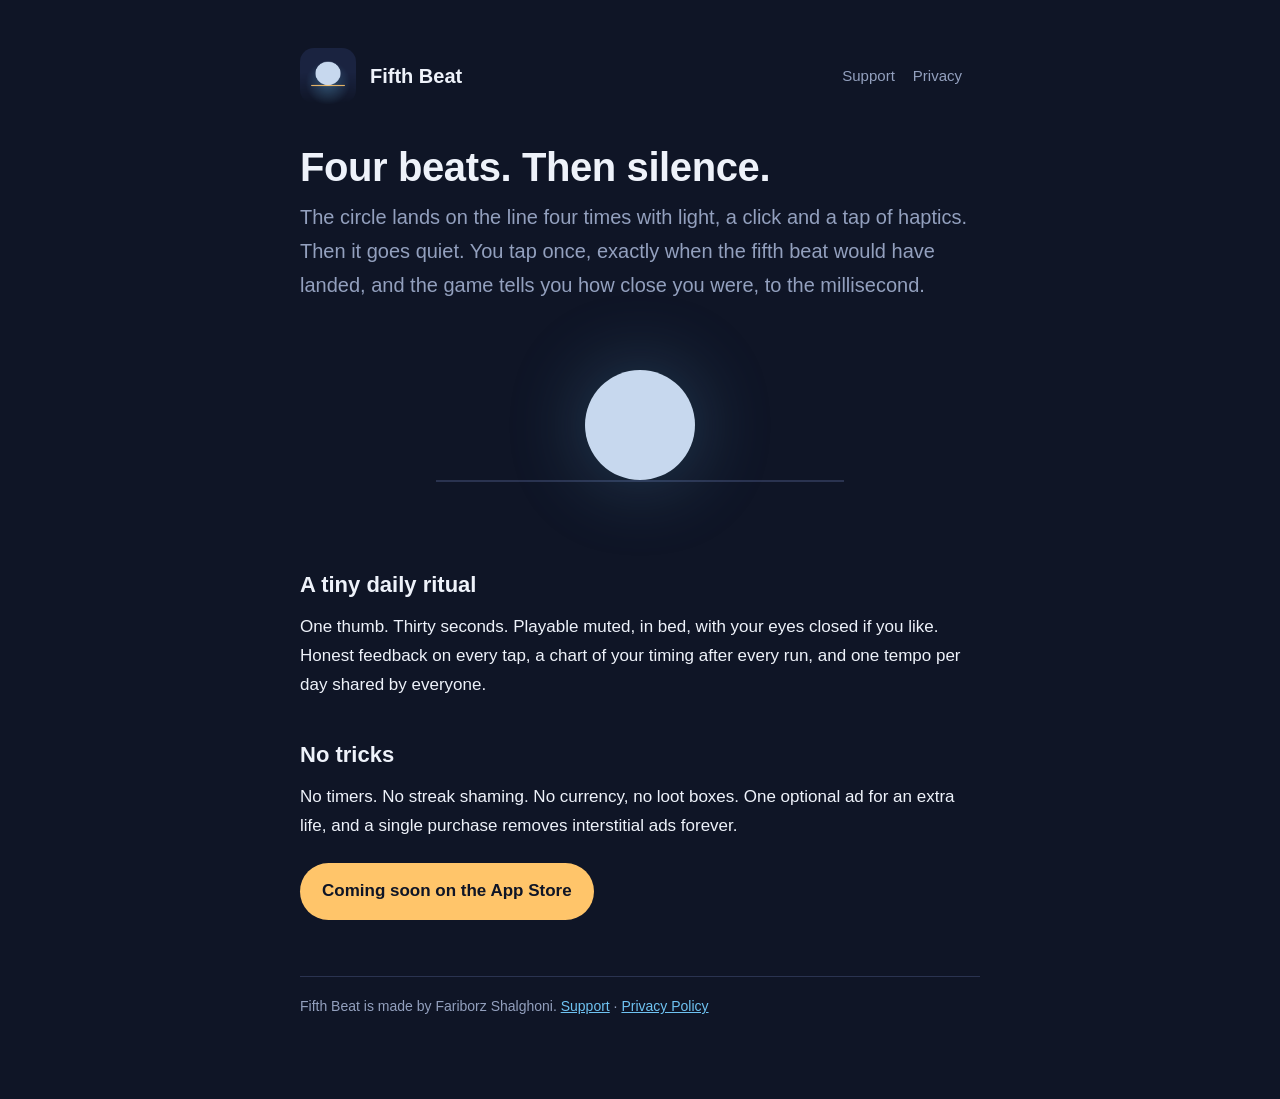
<file: index.html>
<!doctype html><html lang="en"><head><meta charset="utf-8"><meta name="viewport" content="width=device-width,initial-scale=1"><title>Fifth Beat</title><meta name="description" content="Four beats, then silence. Tap when the fifth beat would land. A one finger timing game for iPhone."><link rel="stylesheet" href="style.css"><link rel="icon" href="icon.png"></head><body><div class="wrap">
<header><img src="icon.png" alt=""><b>Fifth Beat</b><nav style="margin-left:auto"><a href="support.html">Support</a><a href="privacy-policy.html">Privacy</a></nav></header>
<h1>Four beats. Then silence.</h1>
<p class="lead">The circle lands on the line four times with light, a click and a tap of haptics. Then it goes quiet. You tap once, exactly when the fifth beat would have landed, and the game tells you how close you were, to the millisecond.</p>
<div class="mark"><div class="floor"></div><div class="disc"></div></div>
<h2>A tiny daily ritual</h2>
<p>One thumb. Thirty seconds. Playable muted, in bed, with your eyes closed if you like. Honest feedback on every tap, a chart of your timing after every run, and one tempo per day shared by everyone.</p>
<h2>No tricks</h2>
<p>No timers. No streak shaming. No currency, no loot boxes. One optional ad for an extra life, and a single purchase removes interstitial ads forever.</p>
<p><a class="btn" href="#">Coming soon on the App Store</a></p>
<footer>Fifth Beat is made by Fariborz Shalghoni. <a href="support.html">Support</a> · <a href="privacy-policy.html">Privacy Policy</a></footer>
</div></body></html>
</file>
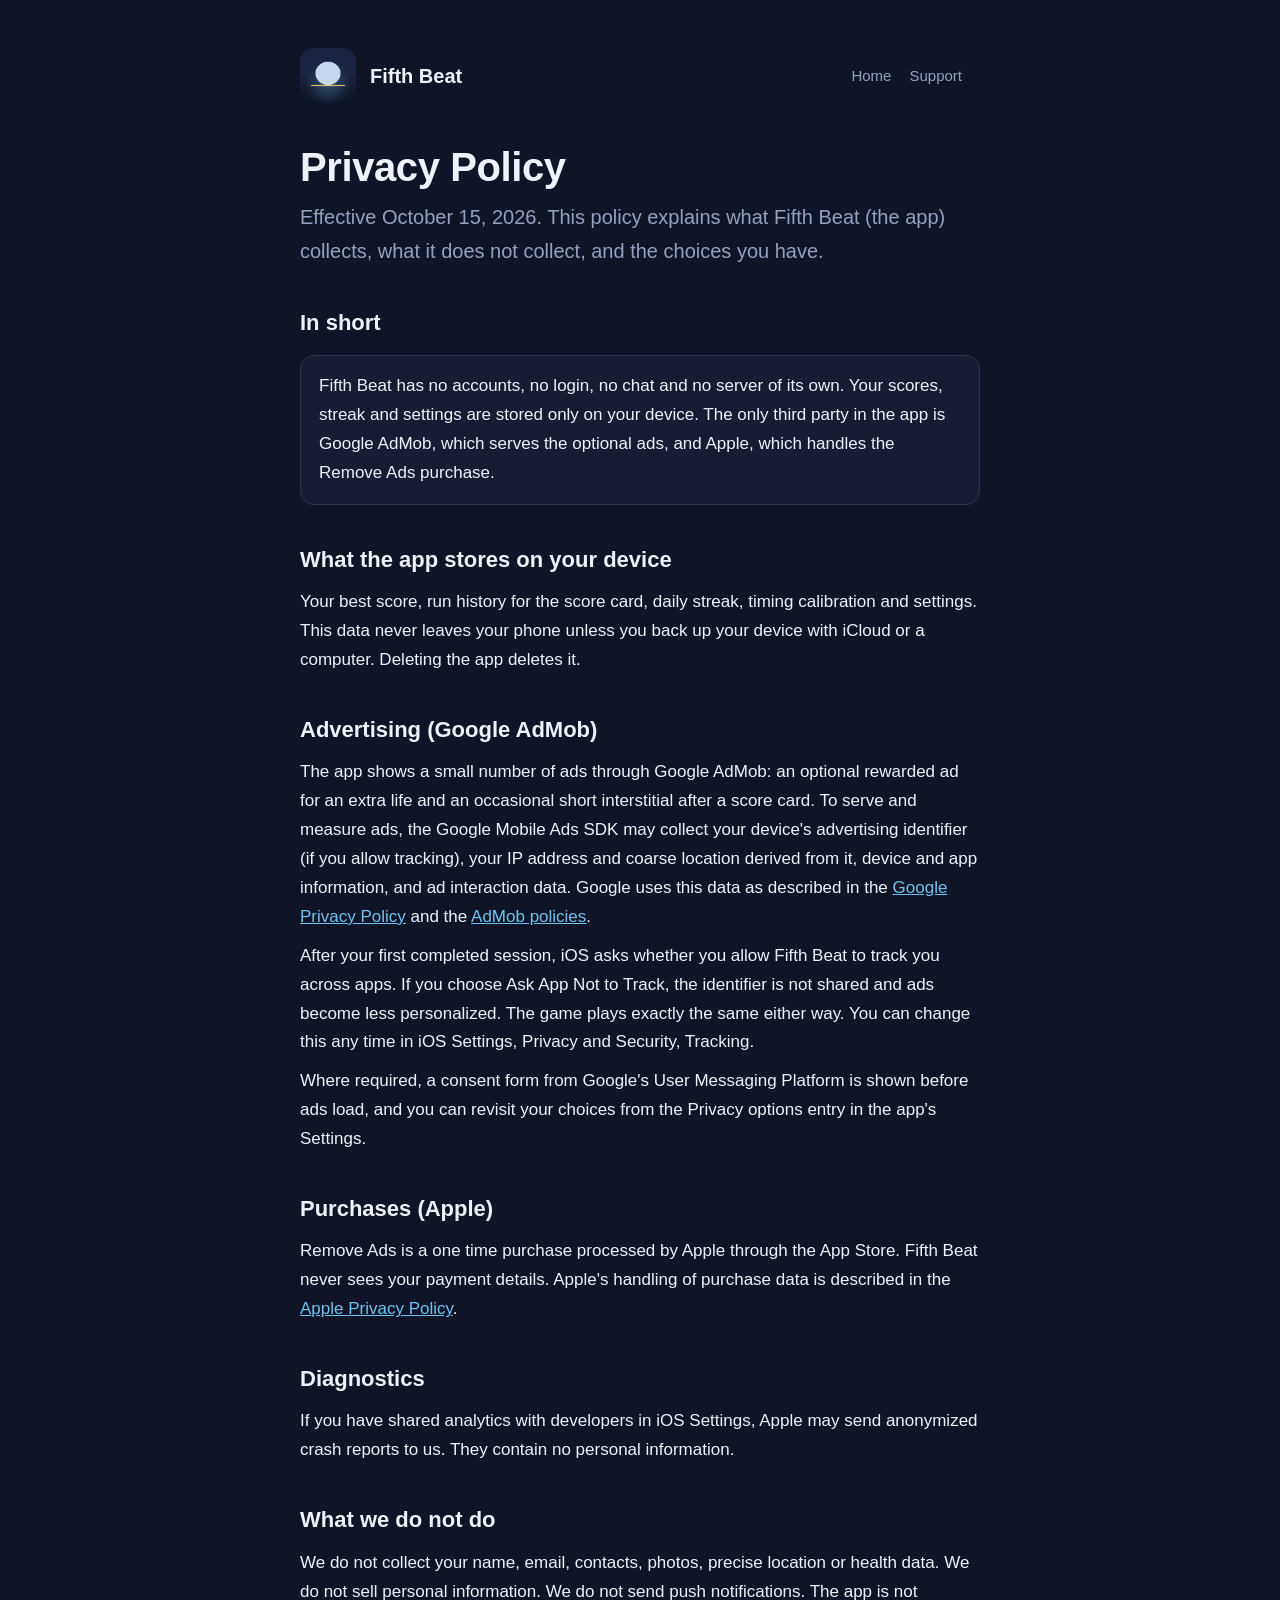
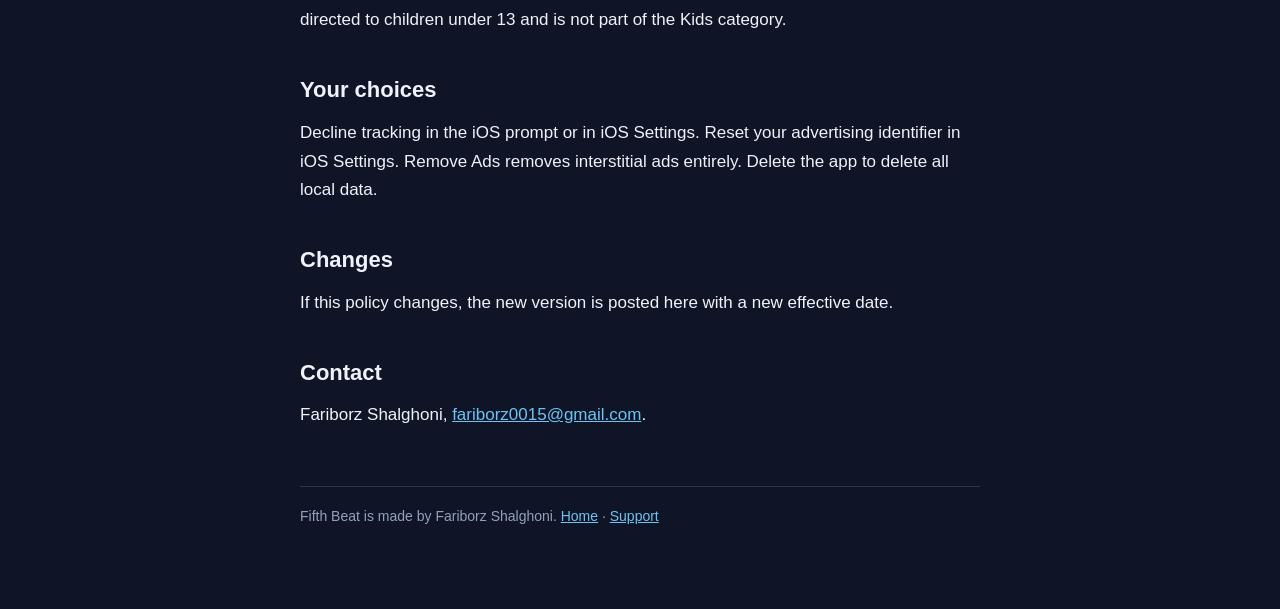
<file: privacy-policy.html>
<!doctype html><html lang="en"><head><meta charset="utf-8"><meta name="viewport" content="width=device-width,initial-scale=1"><title>Fifth Beat Privacy Policy</title><link rel="stylesheet" href="style.css"><link rel="icon" href="icon.png"></head><body><div class="wrap">
<header><img src="icon.png" alt=""><b>Fifth Beat</b><nav style="margin-left:auto"><a href="index.html">Home</a><a href="support.html">Support</a></nav></header>
<h1>Privacy Policy</h1>
<p class="lead">Effective October 15, 2026. This policy explains what Fifth Beat (the app) collects, what it does not collect, and the choices you have.</p>
<h2>In short</h2>
<div class="card">Fifth Beat has no accounts, no login, no chat and no server of its own. Your scores, streak and settings are stored only on your device. The only third party in the app is Google AdMob, which serves the optional ads, and Apple, which handles the Remove Ads purchase.</div>
<h2>What the app stores on your device</h2>
<p>Your best score, run history for the score card, daily streak, timing calibration and settings. This data never leaves your phone unless you back up your device with iCloud or a computer. Deleting the app deletes it.</p>
<h2>Advertising (Google AdMob)</h2>
<p>The app shows a small number of ads through Google AdMob: an optional rewarded ad for an extra life and an occasional short interstitial after a score card. To serve and measure ads, the Google Mobile Ads SDK may collect your device's advertising identifier (if you allow tracking), your IP address and coarse location derived from it, device and app information, and ad interaction data. Google uses this data as described in the <a href="https://policies.google.com/privacy">Google Privacy Policy</a> and the <a href="https://support.google.com/admob/answer/6128543">AdMob policies</a>.</p>
<p>After your first completed session, iOS asks whether you allow Fifth Beat to track you across apps. If you choose Ask App Not to Track, the identifier is not shared and ads become less personalized. The game plays exactly the same either way. You can change this any time in iOS Settings, Privacy and Security, Tracking.</p>
<p>Where required, a consent form from Google's User Messaging Platform is shown before ads load, and you can revisit your choices from the Privacy options entry in the app's Settings.</p>
<h2>Purchases (Apple)</h2>
<p>Remove Ads is a one time purchase processed by Apple through the App Store. Fifth Beat never sees your payment details. Apple's handling of purchase data is described in the <a href="https://www.apple.com/legal/privacy/">Apple Privacy Policy</a>.</p>
<h2>Diagnostics</h2>
<p>If you have shared analytics with developers in iOS Settings, Apple may send anonymized crash reports to us. They contain no personal information.</p>
<h2>What we do not do</h2>
<p>We do not collect your name, email, contacts, photos, precise location or health data. We do not sell personal information. We do not send push notifications. The app is not directed to children under 13 and is not part of the Kids category.</p>
<h2>Your choices</h2>
<p>Decline tracking in the iOS prompt or in iOS Settings. Reset your advertising identifier in iOS Settings. Remove Ads removes interstitial ads entirely. Delete the app to delete all local data.</p>
<h2>Changes</h2>
<p>If this policy changes, the new version is posted here with a new effective date.</p>
<h2>Contact</h2>
<p>Fariborz Shalghoni, <a href="mailto:fariborz0015@gmail.com?subject=Fifth%20Beat%20privacy">fariborz0015@gmail.com</a>.</p>
<footer>Fifth Beat is made by Fariborz Shalghoni. <a href="index.html">Home</a> · <a href="support.html">Support</a></footer>
</div></body></html>
</file>
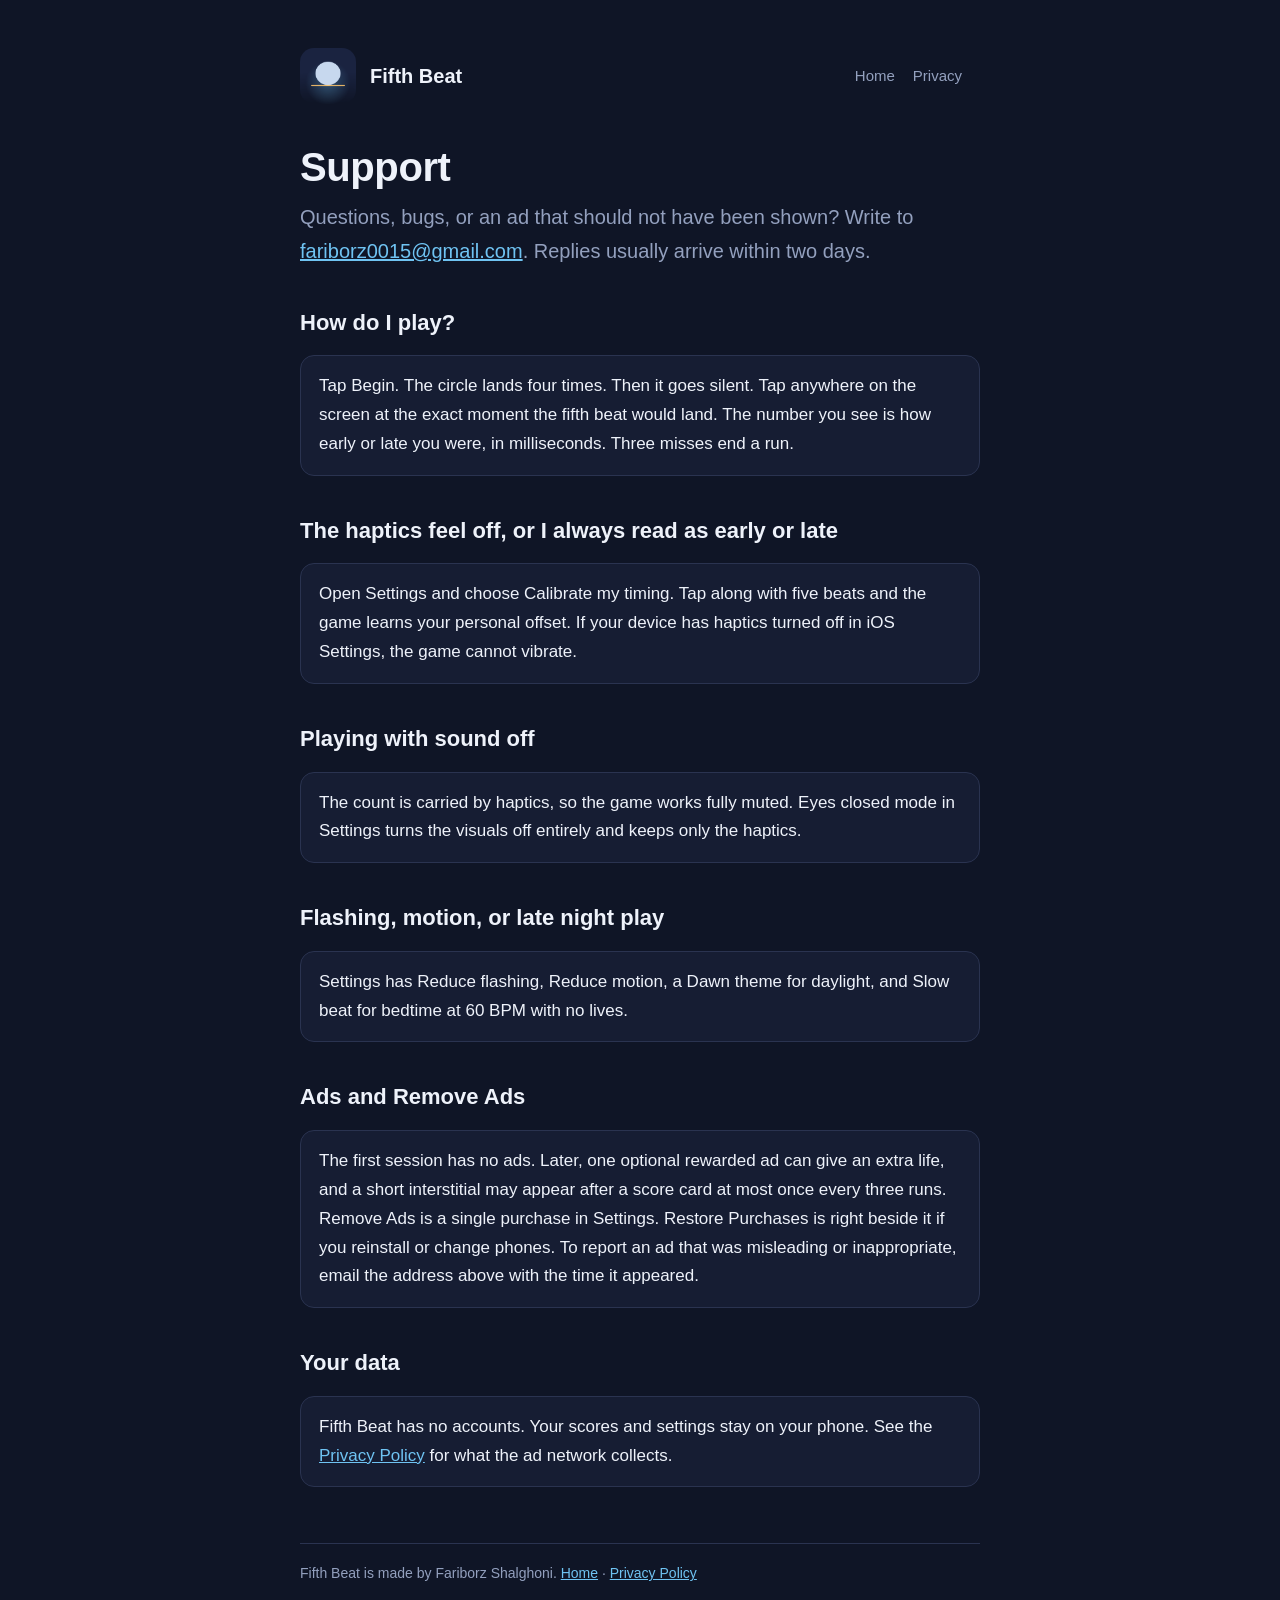
<file: support.html>
<!doctype html><html lang="en"><head><meta charset="utf-8"><meta name="viewport" content="width=device-width,initial-scale=1"><title>Fifth Beat Support</title><link rel="stylesheet" href="style.css"><link rel="icon" href="icon.png"></head><body><div class="wrap">
<header><img src="icon.png" alt=""><b>Fifth Beat</b><nav style="margin-left:auto"><a href="index.html">Home</a><a href="privacy-policy.html">Privacy</a></nav></header>
<h1>Support</h1>
<p class="lead">Questions, bugs, or an ad that should not have been shown? Write to <a href="mailto:fariborz0015@gmail.com?subject=Fifth%20Beat">fariborz0015@gmail.com</a>. Replies usually arrive within two days.</p>
<h2>How do I play?</h2>
<div class="card">Tap Begin. The circle lands four times. Then it goes silent. Tap anywhere on the screen at the exact moment the fifth beat would land. The number you see is how early or late you were, in milliseconds. Three misses end a run.</div>
<h2>The haptics feel off, or I always read as early or late</h2>
<div class="card">Open Settings and choose Calibrate my timing. Tap along with five beats and the game learns your personal offset. If your device has haptics turned off in iOS Settings, the game cannot vibrate.</div>
<h2>Playing with sound off</h2>
<div class="card">The count is carried by haptics, so the game works fully muted. Eyes closed mode in Settings turns the visuals off entirely and keeps only the haptics.</div>
<h2>Flashing, motion, or late night play</h2>
<div class="card">Settings has Reduce flashing, Reduce motion, a Dawn theme for daylight, and Slow beat for bedtime at 60 BPM with no lives.</div>
<h2>Ads and Remove Ads</h2>
<div class="card">The first session has no ads. Later, one optional rewarded ad can give an extra life, and a short interstitial may appear after a score card at most once every three runs. Remove Ads is a single purchase in Settings. Restore Purchases is right beside it if you reinstall or change phones. To report an ad that was misleading or inappropriate, email the address above with the time it appeared.</div>
<h2>Your data</h2>
<div class="card">Fifth Beat has no accounts. Your scores and settings stay on your phone. See the <a href="privacy-policy.html">Privacy Policy</a> for what the ad network collects.</div>
<footer>Fifth Beat is made by Fariborz Shalghoni. <a href="index.html">Home</a> · <a href="privacy-policy.html">Privacy Policy</a></footer>
</div></body></html>
</file>
<file: style.css>
:root{--bg:#0F1526;--bg2:#161D33;--line:#2A3350;--fg:#EEF2FA;--fg2:#93A0BE;--disc:#C7D8EE;--ember:#FFC56A;--signal:#6FC3F2}
*{box-sizing:border-box}body{margin:0;background:var(--bg);color:var(--fg);font:17px/1.7 -apple-system,BlinkMacSystemFont,"SF Pro Rounded","Segoe UI",Roboto,sans-serif}
.wrap{max-width:720px;margin:0 auto;padding:48px 20px 80px}
header{display:flex;align-items:center;gap:14px;margin-bottom:40px}header img{width:56px;height:56px;border-radius:14px}
header b{font-size:20px}nav a{color:var(--fg2);text-decoration:none;margin-right:18px;font-size:15px}nav a:hover{color:var(--signal)}
h1{font-size:40px;line-height:1.15;margin:0 0 10px;letter-spacing:-.01em}h2{font-size:22px;margin:36px 0 8px}
.lead{font-size:20px;color:var(--fg2)}p{margin:10px 0}a{color:var(--signal)}
.mark{position:relative;height:200px;margin:28px 0}.mark .floor{position:absolute;left:20%;right:20%;top:150px;height:2px;background:var(--line)}
.mark .disc{position:absolute;left:50%;top:40px;width:110px;height:110px;margin-left:-55px;border-radius:50%;background:var(--disc);box-shadow:0 0 80px rgba(111,195,242,.25)}
.card{background:var(--bg2);border:1px solid var(--line);border-radius:14px;padding:16px 18px;margin:14px 0}
.btn{display:inline-block;background:var(--ember);color:var(--bg);font-weight:700;padding:14px 22px;border-radius:999px;text-decoration:none;margin-top:12px}
footer{margin-top:56px;color:var(--fg2);font-size:14px;border-top:1px solid var(--line);padding-top:18px}
</file>
